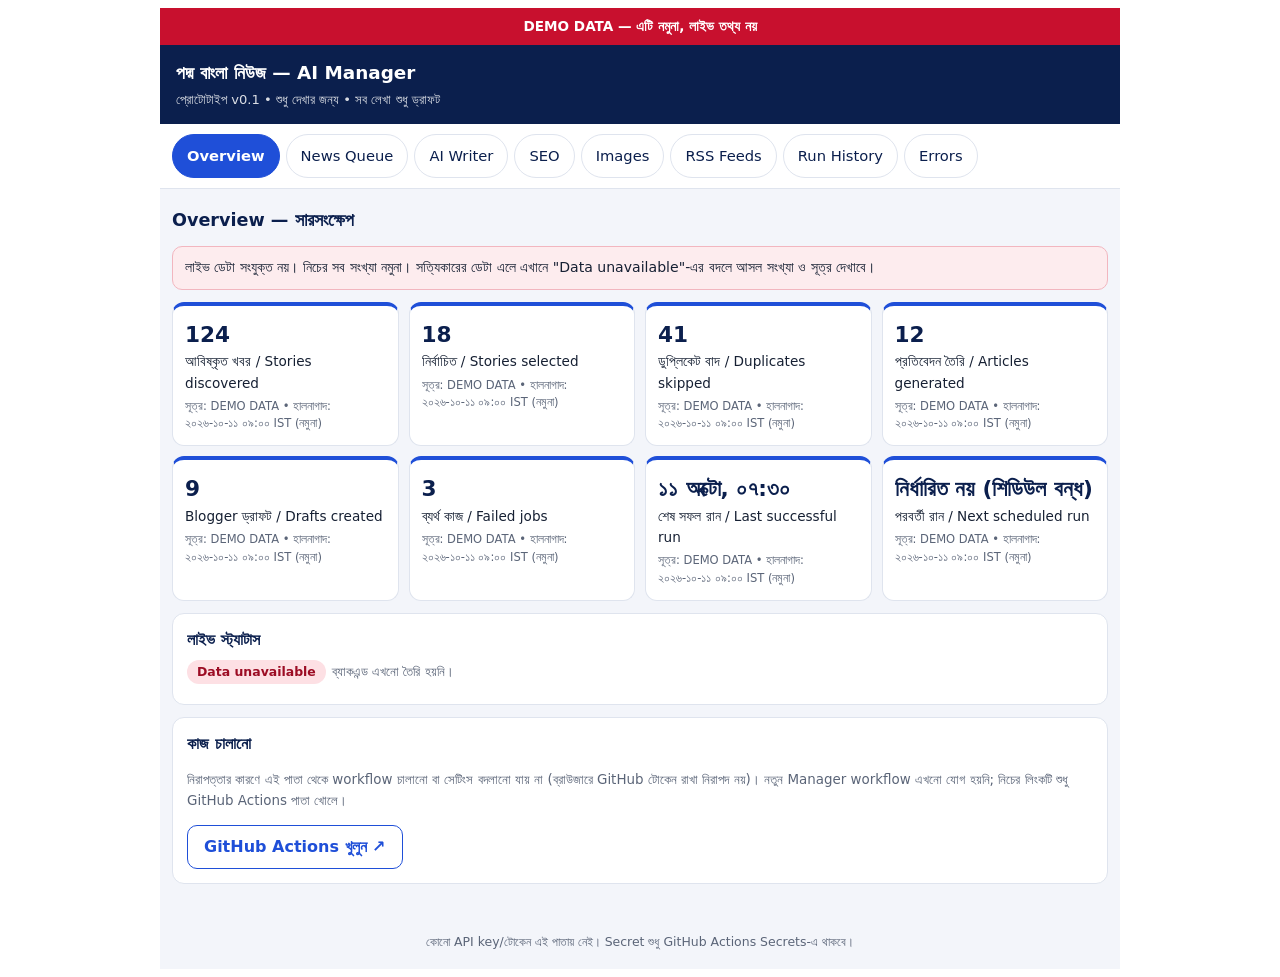
<file: dashboard/index.html>
<!DOCTYPE html>
<html lang="bn">
<head>
<meta charset="utf-8">
<meta name="viewport" content="width=device-width, initial-scale=1">
<title>Padma Bangla News — AI Manager (DEMO)</title>
<link rel="stylesheet" href="style.css">
</head>
<body>
<div id="padma-dash"></div>
<script src="demo-data.js"></script>
<script src="app.js"></script>
</body>
</html>
</file>
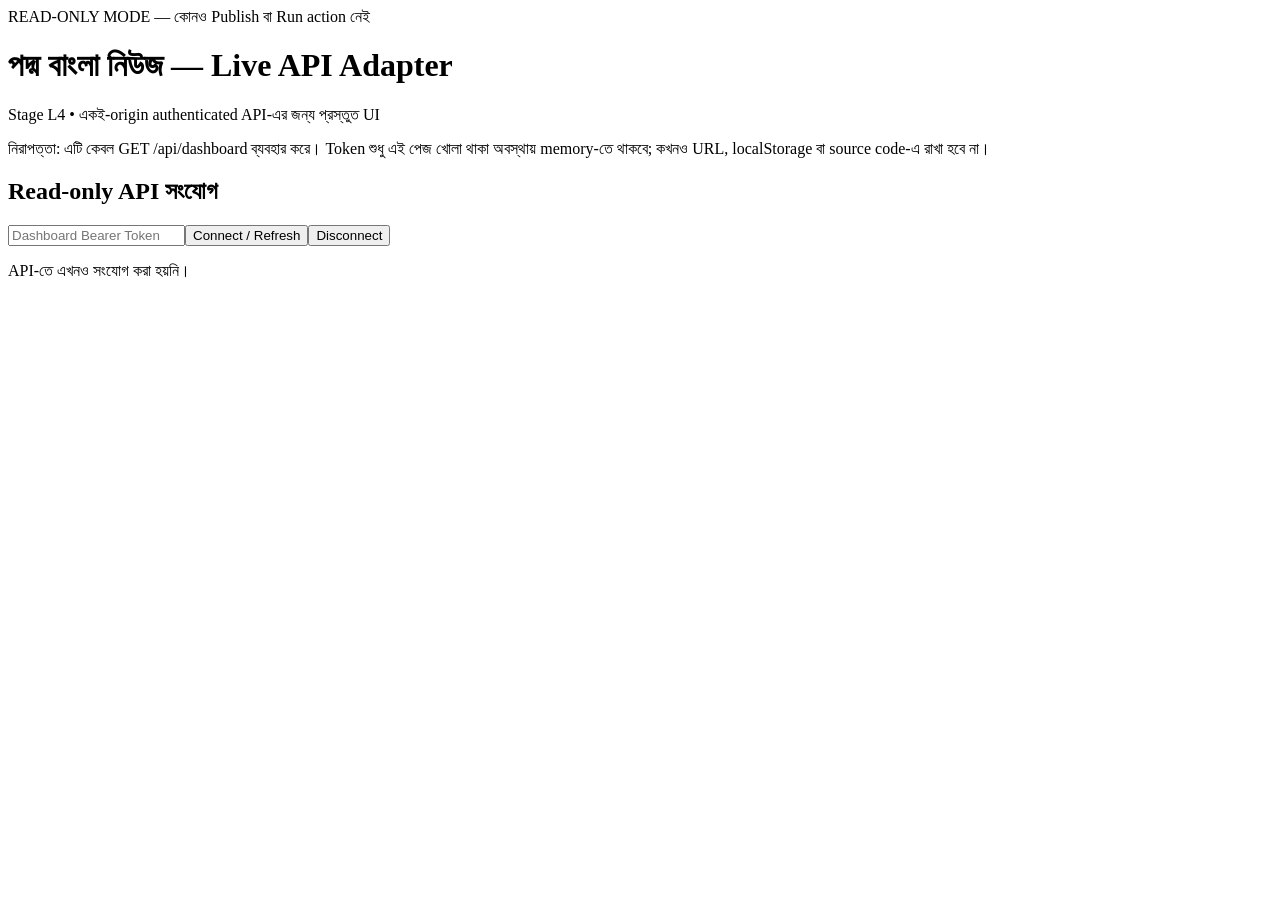
<file: dashboard/manager-live-adapter.html>
<!DOCTYPE html>
<html lang="bn">
<head>
<meta charset="utf-8">
<meta name="viewport" content="width=device-width, initial-scale=1">
<title>Padma Bangla News — Live API Adapter Preview</title>
<link rel="stylesheet" href="style.css">
</head>
<body>
<div id="padma-live-dash"></div>
<script src="manager-live-adapter.js"></script>
</body>
</html>
</file>
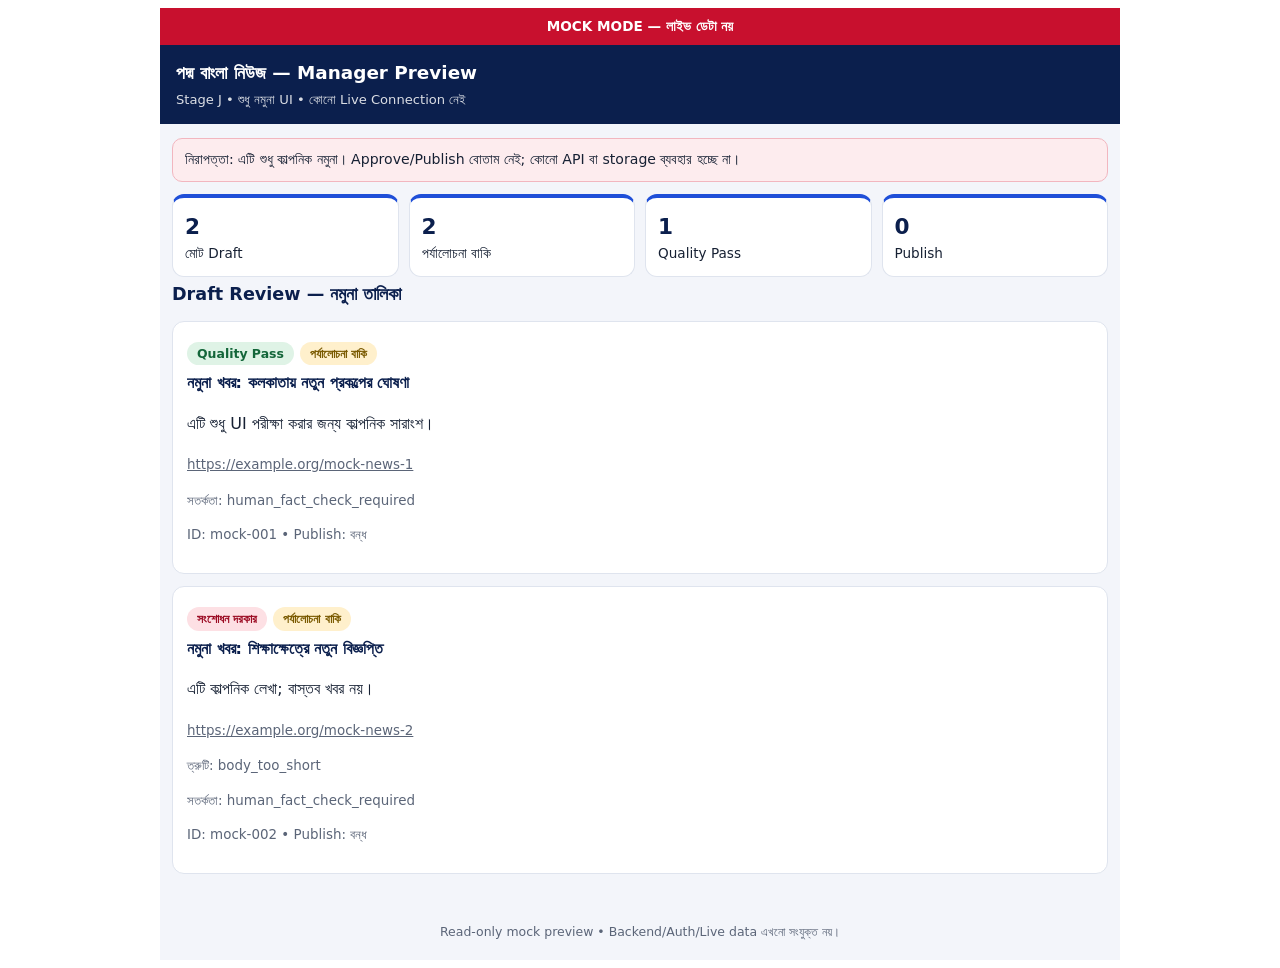
<file: dashboard/manager-preview.html>
<!DOCTYPE html>
<html lang="bn">
<head>
<meta charset="utf-8">
<meta name="viewport" content="width=device-width, initial-scale=1">
<title>Padma Bangla News — Manager Preview (Mock)</title>
<link rel="stylesheet" href="style.css">
</head>
<body>
<div id="padma-dash"></div>
<script src="manager-preview.js"></script>
</body>
</html>
</file>
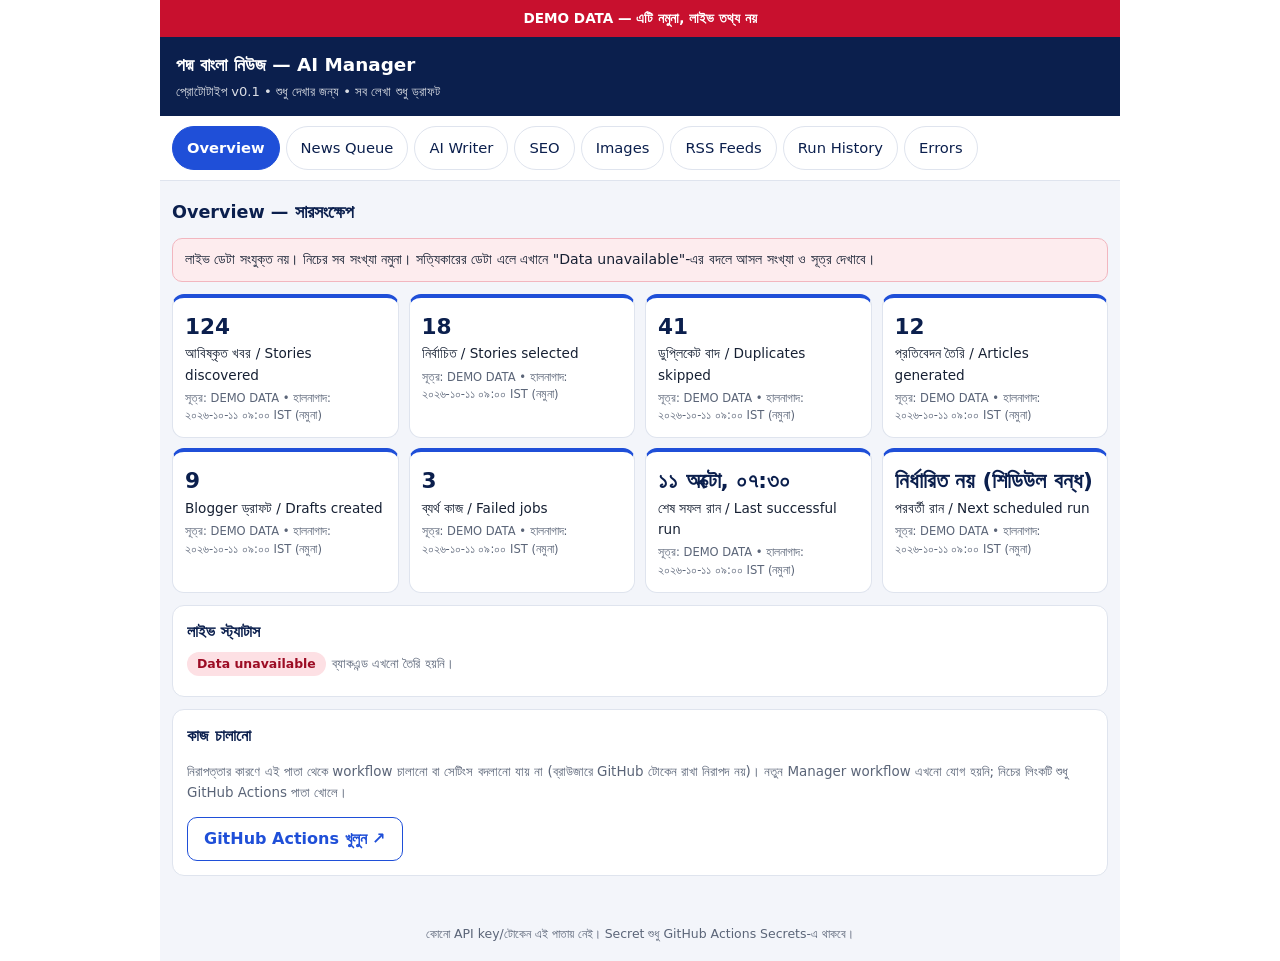
<file: dashboard/preview-standalone.html>
<!DOCTYPE html><html lang="bn"><head><meta charset="utf-8"><meta name="viewport" content="width=device-width, initial-scale=1"><title>Padma Bangla News — AI Manager (DEMO)</title></head><body style="margin:0">
<style>
/* Padma Bangla News — AI Manager dashboard (prototype). সব নিয়ম #padma-dash-এর ভেতরে, যাতে Blogger থিমের সঙ্গে না মেশে। */
#padma-dash{--navy:#0b1f4d;--royal:#1f4fd8;--red:#c8102e;--green:#1e8a4c;--ink:#162033;--muted:#5b6578;--line:#dfe4ee;--bg:#f3f5fa;--card:#fff;
  font-family:"Noto Sans Bengali","Hind Siliguri","Segoe UI",system-ui,sans-serif;color:var(--ink);background:var(--bg);line-height:1.55;font-size:16px;
  max-width:960px;margin:0 auto;box-sizing:border-box;-webkit-text-size-adjust:100%}
#padma-dash *{box-sizing:border-box}
#padma-dash .pd-head{background:var(--navy);color:#fff;padding:14px 16px}
#padma-dash .pd-head h1{margin:0;font-size:1.15rem;font-weight:700}
#padma-dash .pd-head p{margin:2px 0 0;font-size:.82rem;opacity:.85}
#padma-dash .pd-demo{background:var(--red);color:#fff;text-align:center;font-weight:700;font-size:.85rem;padding:8px 12px;position:sticky;top:0;z-index:5}
#padma-dash .pd-tabs{display:flex;gap:6px;overflow-x:auto;padding:10px 12px;background:#fff;border-bottom:1px solid var(--line);position:sticky;top:34px;z-index:4;-webkit-overflow-scrolling:touch}
#padma-dash .pd-tab{flex:0 0 auto;min-height:44px;padding:8px 14px;border:1px solid var(--line);border-radius:22px;background:#fff;color:var(--navy);font:inherit;font-size:.92rem;cursor:pointer}
#padma-dash .pd-tab[aria-selected="true"]{background:var(--royal);border-color:var(--royal);color:#fff;font-weight:700}
#padma-dash .pd-main{padding:14px 12px 28px}
#padma-dash h2{font-size:1.1rem;color:var(--navy);margin:4px 0 12px}
#padma-dash h3{font-size:1rem;color:var(--navy);margin:0 0 8px}
#padma-dash .pd-card{background:var(--card);border:1px solid var(--line);border-radius:12px;padding:14px;margin-bottom:12px}
#padma-dash .pd-grid{display:grid;grid-template-columns:repeat(2,1fr);gap:10px}
#padma-dash .pd-metric{background:var(--card);border:1px solid var(--line);border-top:4px solid var(--royal);border-radius:12px;padding:12px}
#padma-dash .pd-metric b{display:block;font-size:1.35rem;color:var(--navy);word-break:break-word}
#padma-dash .pd-metric span{display:block;font-size:.85rem}
#padma-dash .pd-metric small{display:block;color:var(--muted);font-size:.72rem;margin-top:4px}
#padma-dash .pd-note{background:#fff7e0;border:1px solid #f0d98a;border-radius:10px;padding:10px 12px;font-size:.88rem;margin-bottom:12px}
#padma-dash .pd-warn{background:#fdecee;border:1px solid #f2b6bf}
#padma-dash .pd-badge{display:inline-block;padding:2px 10px;border-radius:12px;font-size:.78rem;font-weight:600;background:#e8ecf5;color:var(--navy)}
#padma-dash .pd-b-ok{background:#dff3e6;color:#14663a}
#padma-dash .pd-b-bad{background:#fde0e4;color:#9c0c24}
#padma-dash .pd-b-wait{background:#fff0cc;color:#7a5a00}
#padma-dash .pd-b-info{background:#dfe8ff;color:#173a9e}
#padma-dash .pd-row{display:flex;flex-wrap:wrap;gap:6px;align-items:center;margin:6px 0}
#padma-dash .pd-meta{color:var(--muted);font-size:.84rem}
#padma-dash .pd-chips{display:flex;gap:6px;flex-wrap:wrap;margin-bottom:12px}
#padma-dash .pd-chip{min-height:40px;padding:6px 12px;border-radius:20px;border:1px solid var(--line);background:#fff;font:inherit;font-size:.86rem;cursor:pointer}
#padma-dash .pd-chip[aria-pressed="true"]{background:var(--navy);color:#fff;border-color:var(--navy)}
#padma-dash .pd-btn{display:inline-flex;align-items:center;justify-content:center;min-height:44px;padding:8px 16px;border-radius:10px;border:1px solid var(--royal);background:var(--royal);color:#fff;font:inherit;font-weight:600;text-decoration:none;cursor:pointer}
#padma-dash .pd-btn.sec{background:#fff;color:var(--royal)}
#padma-dash .pd-btn[disabled]{background:#e6e9f1;border-color:#e6e9f1;color:#7b8498;cursor:not-allowed}
#padma-dash label{display:block;font-weight:600;font-size:.9rem;margin:10px 0 4px}
#padma-dash input[type=text],#padma-dash textarea{width:100%;min-height:44px;padding:9px 10px;border:1px solid #c5cddd;border-radius:8px;font:inherit;background:#fff;color:var(--ink)}
#padma-dash textarea{min-height:88px;resize:vertical}
#padma-dash .pd-count{font-size:.8rem;color:var(--green)}
#padma-dash .pd-count.over{color:var(--red);font-weight:700}
#padma-dash .pd-img{height:110px;border-radius:8px;background:repeating-linear-gradient(45deg,#e9edf6,#e9edf6 10px,#f4f6fb 10px,#f4f6fb 20px);display:flex;align-items:center;justify-content:center;color:var(--muted);font-size:.85rem;margin-bottom:8px}
#padma-dash details{border:1px solid var(--line);border-radius:10px;padding:10px 12px;margin-bottom:10px;background:#fff}
#padma-dash summary{cursor:pointer;min-height:32px;font-weight:600}
#padma-dash ul{margin:6px 0 0;padding-left:20px}
#padma-dash .pd-empty{text-align:center;color:var(--muted);padding:24px 8px}
#padma-dash .pd-foot{text-align:center;color:var(--muted);font-size:.78rem;padding:8px 12px 18px}
@media (min-width:700px){#padma-dash .pd-grid{grid-template-columns:repeat(4,1fr)}#padma-dash .pd-split{display:grid;grid-template-columns:1fr 1fr;gap:12px}}

</style>
<div id="padma-dash"></div>
<script>
/* DEMO DATA — সবই কাল্পনিক নমুনা। কোনো সত্যিকারের খবর, সূত্র বা সংখ্যা নয়।
   এখানে কোনো API key, token বা secret নেই এবং রাখা উচিত নয়। */
window.PADMA_DEMO = {
  label: 'DEMO DATA',
  updated: '২০২৬-১০-১১ ০৯:০০ IST (নমুনা)',
  metrics: [
    { label: 'আবিষ্কৃত খবর', en: 'Stories discovered', value: '124' },
    { label: 'নির্বাচিত', en: 'Stories selected', value: '18' },
    { label: 'ডুপ্লিকেট বাদ', en: 'Duplicates skipped', value: '41' },
    { label: 'প্রতিবেদন তৈরি', en: 'Articles generated', value: '12' },
    { label: 'Blogger ড্রাফট', en: 'Drafts created', value: '9' },
    { label: 'ব্যর্থ কাজ', en: 'Failed jobs', value: '3' },
    { label: 'শেষ সফল রান', en: 'Last successful run', value: '১১ অক্টো, ০৭:৩০' },
    { label: 'পরবর্তী রান', en: 'Next scheduled run', value: 'নির্ধারিত নয় (শিডিউল বন্ধ)' }
  ],
  queue: [
    { id: 'Q-001', title: 'কলকাতায় ভারী বৃষ্টির পূর্বাভাস, নিচু এলাকায় জলজমের আশঙ্কা', source: 'নমুনা সূত্র ১', category: 'স্থানীয়', geo: 'পশ্চিমবঙ্গ', status: 'selected', score: 152, verification: 'একটি সূত্র', time: '০৮:১০' },
    { id: 'Q-002', title: 'উচ্চমাধ্যমিক পরীক্ষার নতুন সময়সূচি প্রকাশ', source: 'নমুনা সূত্র ২', category: 'শিক্ষা', geo: 'পশ্চিমবঙ্গ', status: 'draft', score: 148, verification: 'একাধিক সূত্রে অনুরূপ খবর', time: '০৭:৪৫' },
    { id: 'Q-003', title: 'রাজ্যে শিক্ষক নিয়োগ প্রক্রিয়া নিয়ে নতুন নির্দেশ', source: 'নমুনা সূত্র ১', category: 'চাকরি', geo: 'পশ্চিমবঙ্গ', status: 'needs_review', score: 141, verification: 'যাচাই বাকি', time: '০৭:২০' },
    { id: 'Q-004', title: 'শেয়ার বাজারে সামান্য উত্থান, সেনসেক্স-নিফটি স্থিতিশীল', source: 'নমুনা সূত্র ৩', category: 'ব্যবসা', geo: 'ভারত', status: 'queued', score: 96, verification: 'একটি সূত্র', time: '০৬:৫০' },
    { id: 'Q-005', title: 'কলকাতায় ভারী বৃষ্টির আশঙ্কা, সতর্কতা জারি', source: 'নমুনা সূত্র ৪', category: 'স্থানীয়', geo: 'পশ্চিমবঙ্গ', status: 'duplicate', score: 140, verification: 'Q-001-এর সদৃশ', time: '০৬:৩০' },
    { id: 'Q-006', title: 'আন্তর্জাতিক সম্মেলনে জলবায়ু প্রতিশ্রুতি নিয়ে আলোচনা', source: 'নমুনা সূত্র ৫', category: 'আন্তর্জাতিক', geo: 'আন্তর্জাতিক', status: 'queued', score: 70, verification: 'একটি সূত্র', time: '০৫:৫৫' },
    { id: 'Q-007', title: 'জেলা হাসপাতালে নতুন চিকিৎসা পরিষেবা চালু', source: 'নমুনা সূত্র ২', category: 'স্বাস্থ্য', geo: 'পশ্চিমবঙ্গ', status: 'failed', score: 130, verification: 'নেই', time: '০৫:১০' }
  ],
  writer: {
    storyId: 'Q-001',
    sourceNote: 'নমুনা সূত্র ১ — https://example.com/demo-1 (কাল্পনিক URL)',
    headline: 'কলকাতায় ভারী বৃষ্টির পূর্বাভাস, নিচু এলাকায় জলজমের আশঙ্কা',
    summary: 'আবহাওয়া দপ্তরের বরাতে জানা গেছে, আগামী দু’দিন কলকাতা ও আশপাশে ভারী বৃষ্টির সম্ভাবনা রয়েছে।',
    paragraphs: [
      'সূত্রের খবর অনুযায়ী, আগামী দু’দিন কলকাতা ও লাগোয়া এলাকায় ভারী বৃষ্টির পূর্বাভাস দেওয়া হয়েছে। (নমুনা অনুচ্ছেদ)',
      'নিচু এলাকায় জল জমার আশঙ্কার কথা বলা হয়েছে। প্রশাসনের পক্ষ থেকে কোনো আনুষ্ঠানিক বিবৃতির উল্লেখ মূল প্রতিবেদনে নেই। (নমুনা অনুচ্ছেদ)'
    ],
    verification: 'single_source',
    reviewNotes: 'শুধু একটি সূত্র। বৃষ্টির পরিমাণ ও তারিখ আবহাওয়া দপ্তরের মূল বিজ্ঞপ্তির সঙ্গে মিলিয়ে নিন। (নমুনা)'
  },
  seo: {
    title: 'কলকাতায় ভারী বৃষ্টির পূর্বাভাস: জলজমের আশঙ্কা',
    description: 'আগামী দু’দিন কলকাতা ও আশপাশে ভারী বৃষ্টির সম্ভাবনা। নিচু এলাকায় জলজমের আশঙ্কা নিয়ে সর্বশেষ তথ্য।',
    slug: 'kolkata-heavy-rain-forecast',
    labels: 'স্থানীয়, আবহাওয়া, কলকাতা',
    mainKeyword: 'কলকাতা বৃষ্টি',
    related: 'জলজমে, আবহাওয়ার পূর্বাভাস, পশ্চিমবঙ্গ'
  },
  images: [
    { id: 'I-01', story: 'Q-001', status: 'valid', source: 'নমুনা সূত্র ১ (এমবেডেড/RSS)', rights: 'ব্যবহারের অনুমতি যাচাই বাকি', check: 'HTTP 200 • image/jpeg • ১৮০ KB', alt: 'কলকাতার রাস্তায় বৃষ্টির দৃশ্য (নমুনা বিবরণ)' },
    { id: 'I-02', story: 'Q-002', status: 'valid', source: 'নমুনা সূত্র ২', rights: 'ব্যবহারের অনুমতি যাচাই বাকি', check: 'HTTP 200 • image/png • ৯০ KB', alt: 'পরীক্ষার্থীদের নমুনা ছবি' },
    { id: 'I-03', story: 'Q-003', status: 'awaiting', source: '—', rights: '—', check: 'উপযুক্ত ছবি পাওয়া যায়নি; কিছু বানানো হয়নি', alt: '' },
    { id: 'I-04', story: 'Q-007', status: 'failed', source: 'নমুনা সূত্র ২', rights: '—', check: 'ব্যর্থ: কনটেন্ট-টাইপ text/html (ছবি নয়)', alt: '' }
  ],
  feeds: [
    { name: 'নমুনা ফিড — পশ্চিমবঙ্গ ১', url: 'https://example.com/feed-wb-1.xml', region: 'পশ্চিমবঙ্গ', enabled: true, last: 'ঠিক আছে • ২০টি আইটেম', checked: '০৮:০০' },
    { name: 'নমুনা ফিড — পশ্চিমবঙ্গ ২', url: 'https://example.com/feed-wb-2.xml', region: 'পশ্চিমবঙ্গ', enabled: true, last: 'ঠিক আছে • ১৫টি আইটেম', checked: '০৮:০০' },
    { name: 'নমুনা ফিড — ভারত', url: 'https://example.com/feed-in.xml', region: 'ভারত', enabled: true, last: 'ঠিক আছে • ৩০টি আইটেম', checked: '০৮:০০' },
    { name: 'নমুনা ফিড — আন্তর্জাতিক', url: 'https://example.com/feed-world.xml', region: 'আন্তর্জাতিক', enabled: true, last: 'ধীর সাড়া • ১২টি আইটেম', checked: '০৮:০১' },
    { name: 'নমুনা ফিড — বন্ধ', url: 'https://example.com/feed-off.xml', region: 'ভারত', enabled: false, last: 'বন্ধ রাখা', checked: '—' },
    { name: 'নমুনা ফিড — ভুল', url: 'https://example.com/feed-broken.xml', region: 'পশ্চিমবঙ্গ', enabled: true, last: 'ত্রুটি: অবৈধ XML', checked: '০৮:০১' }
  ],
  runs: [
    { id: 'RUN-0005', mode: 'dry-run', start: '১১ অক্টো ০৭:৩০', end: '০৭:৩২', collected: 38, dups: 12, generated: 0, drafts: 0, status: 'ok' },
    { id: 'RUN-0004', mode: 'draft', start: '১০ অক্টো ১৯:৩০', end: '১৯:৩৪', collected: 41, dups: 15, generated: 3, drafts: 3, status: 'ok' },
    { id: 'RUN-0003', mode: 'draft', start: '১০ অক্টো ১৩:৩০', end: '১৩:৩১', collected: 35, dups: 9, generated: 1, drafts: 0, status: 'failed' },
    { id: 'RUN-0002', mode: 'dry-run', start: '১০ অক্টো ০৮:০০', end: '০৮:০২', collected: 30, dups: 5, generated: 0, drafts: 0, status: 'ok' }
  ],
  errors: [
    { cat: 'রান ব্যর্থ', code: 'quota_exhausted', msg: 'কনফিগার করা মডেলের কোটা শেষ (নমুনা)', count: 1, fix: ['OpenRouter ড্যাশবোর্ডে কোটা/ব্যালান্স দেখুন।', 'অন্য ফ্রি মডেল বেছে GitHub secret/variable OPENROUTER_MODEL বদলান — কোড বদলাতে হবে না।', 'সিস্টেম নিজে থেকে পেইড মডেলে যাবে না।'] },
    { cat: 'অবৈধ RSS', code: 'invalid_rss', msg: 'ফিড XML পার্স করা যায়নি (নমুনা)', count: 1, fix: ['ব্রাউজারে ফিড URL খুলে দেখুন।', 'সঠিক URL বসান বা ফিডটি বন্ধ রাখুন।'] },
    { cat: 'Blogger অনুমতি', code: 'blogger_auth', msg: 'অনুমতি/টোকেন অবৈধ (নমুনা)', count: 1, fix: ['Blogger OAuth আবার অনুমোদন করুন।', 'নতুন secret শুধু GitHub Actions Secrets-এ বসান — চ্যাটে বা ব্লগে নয়।', 'ঠিক না হওয়া পর্যন্ত ড্রাফট তৈরি বন্ধ থাকবে।'] },
    { cat: 'API কী', code: 'invalid_api_key', msg: 'OpenRouter কী প্রত্যাখ্যাত (নমুনা)', count: 0, fix: ['OPENROUTER_API_KEY secret-টি নতুন কী দিয়ে বদলান।'] },
    { cat: 'GitHub Actions', code: 'actions_failure', msg: 'workflow শুরুতেই থেমেছে (নমুনা)', count: 0, fix: ['Actions → রানটি খুলে লাল ধাপের লগ দেখুন।', 'লগে কোনো secret থাকার কথা নয়; থাকলে সঙ্গে সঙ্গে সেটি বদলান।'] }
  ],
  actionsUrl: 'https://github.com/padmabanglanews-code/padma-bangla-news-automation/actions'
};

</script>
<script>
/* Padma Bangla News — AI Manager dashboard (prototype v0.1)
   শুধু DEMO DATA দেখায়। কোনো নেটওয়ার্ক কল নেই, কোনো secret নেই, কিছু সংরক্ষণও হয় না। */
(function () {
  'use strict';
  var D = window.PADMA_DEMO;
  var root = document.getElementById('padma-dash');
  if (!root) { return; }
  if (!D) { root.textContent = 'Data unavailable (demo-data.js লোড হয়নি)'; return; }

  function h(tag, attrs, kids) {
    var e = document.createElement(tag);
    if (attrs) {
      Object.keys(attrs).forEach(function (k) {
        var v = attrs[k];
        if (k === 'class') { e.className = v; }
        else if (k === 'text') { e.textContent = v; }
        else if (k.indexOf('on') === 0) { e.addEventListener(k.slice(2), v); }
        else { e.setAttribute(k, v); }
      });
    }
    (kids || []).forEach(function (c) {
      if (c === null || c === undefined) { return; }
      e.appendChild(typeof c === 'string' ? document.createTextNode(c) : c);
    });
    return e;
  }
  function badge(text, cls) { return h('span', { class: 'pd-badge ' + (cls || ''), text: text }); }

  var STATUS = {
    queued: ['সারিতে', 'pd-b-info'], selected: ['নির্বাচিত', 'pd-b-ok'], draft: ['ড্রাফট তৈরি', 'pd-b-ok'],
    needs_review: ['পর্যালোচনা দরকার', 'pd-b-wait'], duplicate: ['ডুপ্লিকেট', ''], failed: ['ব্যর্থ', 'pd-b-bad']
  };
  var IMG = { valid: ['বৈধ', 'pd-b-ok'], awaiting: ['ছবির অপেক্ষায়', 'pd-b-wait'], failed: ['ব্যর্থ', 'pd-b-bad'] };

  function demoNote(text) { return h('div', { class: 'pd-note', text: 'DEMO DATA — ' + text }); }

  /* ---------- Overview ---------- */
  function overview() {
    var grid = h('div', { class: 'pd-grid' }, D.metrics.map(function (m) {
      return h('div', { class: 'pd-metric' }, [
        h('b', { text: m.value }), h('span', { text: m.label + ' / ' + m.en }),
        h('small', { text: 'সূত্র: DEMO DATA • হালনাগাদ: ' + D.updated })
      ]);
    }));
    return h('div', null, [
      h('h2', { text: 'Overview — সারসংক্ষেপ' }),
      h('div', { class: 'pd-note pd-warn', text: 'লাইভ ডেটা সংযুক্ত নয়। নিচের সব সংখ্যা নমুনা। সত্যিকারের ডেটা এলে এখানে "Data unavailable"-এর বদলে আসল সংখ্যা ও সূত্র দেখাবে।' }),
      grid,
      h('div', { class: 'pd-card', style: 'margin-top:12px' }, [
        h('h3', { text: 'লাইভ স্ট্যাটাস' }),
        h('div', { class: 'pd-row' }, [badge('Data unavailable', 'pd-b-bad'), h('span', { class: 'pd-meta', text: 'ব্যাকএন্ড এখনো তৈরি হয়নি।' })])
      ]),
      h('div', { class: 'pd-card' }, [
        h('h3', { text: 'কাজ চালানো' }),
        h('p', { class: 'pd-meta', text: 'নিরাপত্তার কারণে এই পাতা থেকে workflow চালানো বা সেটিংস বদলানো যায় না (ব্রাউজারে GitHub টোকেন রাখা নিরাপদ নয়)। নতুন Manager workflow এখনো যোগ হয়নি; নিচের লিংকটি শুধু GitHub Actions পাতা খোলে।' }),
        h('a', { class: 'pd-btn sec', href: D.actionsUrl, target: '_blank', rel: 'noopener noreferrer', text: 'GitHub Actions খুলুন ↗' })
      ])
    ]);
  }

  /* ---------- News Queue ---------- */
  var qFilter = 'all';
  function queue() {
    var wrap = h('div');
    var chips = h('div', { class: 'pd-chips' });
    var list = h('div');
    var opts = [['all', 'সব']].concat(Object.keys(STATUS).map(function (k) { return [k, STATUS[k][0]]; }));
    function draw() {
      chips.textContent = '';
      opts.forEach(function (o) {
        chips.appendChild(h('button', { class: 'pd-chip', type: 'button', 'aria-pressed': String(qFilter === o[0]), text: o[1], onclick: function () { qFilter = o[0]; draw(); } }));
      });
      list.textContent = '';
      var items = D.queue.filter(function (q) { return qFilter === 'all' || q.status === qFilter; });
      if (!items.length) { list.appendChild(h('div', { class: 'pd-empty', text: 'এই ফিল্টারে কোনো খবর নেই।' })); return; }
      items.forEach(function (q) {
        var s = STATUS[q.status];
        list.appendChild(h('div', { class: 'pd-card' }, [
          h('div', { class: 'pd-row' }, [badge(s[0], s[1]), badge(q.geo), badge(q.category), h('span', { class: 'pd-meta', text: q.id + ' • স্কোর ' + q.score })]),
          h('strong', { text: q.title }),
          h('div', { class: 'pd-meta', text: q.source + ' • ' + q.time + ' • যাচাই: ' + q.verification })
        ]));
      });
    }
    draw();
    wrap.appendChild(h('h2', { text: 'News Queue — খবরের সারি' }));
    wrap.appendChild(demoNote('শিরোনাম ও সূত্র কাল্পনিক। র‍্যাঙ্কিং স্কোর শুধু অগ্রাধিকারের ইঙ্গিত, তথ্য-যাচাই নয়।'));
    wrap.appendChild(chips); wrap.appendChild(list);
    return wrap;
  }

  /* ---------- AI Writer ---------- */
  function writer() {
    var w = D.writer;
    return h('div', null, [
      h('h2', { text: 'AI Writer — বাংলা প্রতিবেদন' }),
      demoNote('নিচের লেখাটি নমুনা, কোনো AI-এর আসল আউটপুট নয়।'),
      h('div', { class: 'pd-card' }, [
        h('h3', { text: 'উৎস (' + w.storyId + ')' }), h('p', { class: 'pd-meta', text: w.sourceNote }),
        h('div', { class: 'pd-row' }, [badge('যাচাই: ' + w.verification, 'pd-b-wait'), badge('মানুষের পর্যালোচনা বাধ্যতামূলক', 'pd-b-bad'), badge('শুধু ড্রাফট', 'pd-b-ok')])
      ]),
      h('div', { class: 'pd-card' }, [
        h('h3', { text: w.headline }), h('p', { class: 'pd-meta', text: w.summary })
      ].concat(w.paragraphs.map(function (p) { return h('p', { text: p }); }))),
      h('div', { class: 'pd-card' }, [h('h3', { text: 'পর্যালোচনা-নোট' }), h('p', { text: w.reviewNotes })]),
      h('button', { class: 'pd-btn', type: 'button', disabled: 'disabled', text: 'Generate — ব্যাকএন্ড সংযুক্ত নয়' }),
      h('p', { class: 'pd-meta', text: 'প্রকাশের কোনো বোতাম বা কোড এই সিস্টেমে থাকবে না। সব লেখা Blogger ড্রাফটেই যাবে।' })
    ]);
  }

  /* ---------- SEO ---------- */
  function seo() {
    var s = D.seo;
    function field(label, key, limit, multi) {
      var input = multi ? h('textarea', { 'aria-label': label }) : h('input', { type: 'text', 'aria-label': label });
      input.value = s[key];
      var cnt = h('div', { class: 'pd-count' });
      function upd() {
        var n = input.value.length;
        if (limit) { cnt.textContent = n + ' / ' + limit + ' অক্ষর'; cnt.className = 'pd-count' + (n > limit ? ' over' : ''); }
      }
      input.addEventListener('input', upd); upd();
      return h('div', null, [h('label', { text: label }), input, cnt]);
    }
    return h('div', null, [
      h('h2', { text: 'SEO Manager' }),
      demoNote('এখানের পরিবর্তন শুধু এই পাতায়, কিছুই সংরক্ষিত বা পাঠানো হয় না।'),
      h('div', { class: 'pd-card' }, [
        field('SEO শিরোনাম', 'title', 60, false),
        field('সার্চ বিবরণ', 'description', 155, true),
        field('URL slug (প্রস্তাব)', 'slug', 0, false),
        field('লেবেল', 'labels', 0, false),
        field('মূল কীওয়ার্ড', 'mainKeyword', 0, false),
        field('সম্পর্কিত কীওয়ার্ড', 'related', 0, false)
      ]),
      h('p', { class: 'pd-meta', text: 'SEO স্কোর র‍্যাঙ্কিংয়ের নিশ্চয়তা দেয় না; তথ্যের সঠিকতা সবসময় আগে।' })
    ]);
  }

  /* ---------- Images ---------- */
  function images() {
    return h('div', null, [
      h('h2', { text: 'Image Manager — ছবি' }),
      demoNote('এখানে কোনো সত্যিকারের ছবি লোড হয় না; ঘরগুলো শুধু জায়গা-চিহ্ন।')
    ].concat(D.images.map(function (im) {
      var st = IMG[im.status];
      return h('div', { class: 'pd-card' }, [
        h('div', { class: 'pd-img', text: 'ছবির জায়গা (নমুনা)' }),
        h('div', { class: 'pd-row' }, [badge(st[0], st[1]), h('span', { class: 'pd-meta', text: im.id + ' • খবর ' + im.story })]),
        h('div', { class: 'pd-meta', text: 'উৎস: ' + im.source }), h('div', { class: 'pd-meta', text: 'স্বত্ব: ' + im.rights }),
        h('div', { class: 'pd-meta', text: 'যাচাই: ' + im.check }),
        h('div', { text: im.alt ? 'Alt: ' + im.alt : 'Alt: — (ম্যানুয়াল ছবি বাছাই দরকার)' })
      ]);
    })));
  }

  /* ---------- RSS Feeds ---------- */
  function feeds() {
    return h('div', null, [
      h('h2', { text: 'RSS Feeds' }),
      demoNote('URL গুলো example.com-এর কাল্পনিক ঠিকানা। ফিড সম্পাদনা পরে কনফিগ ফাইলে (পুল রিকুয়েস্টে) হবে।')
    ].concat(D.feeds.map(function (f) {
      var bad = /ত্রুটি/.test(f.last);
      return h('div', { class: 'pd-card' }, [
        h('div', { class: 'pd-row' }, [badge(f.enabled ? 'চালু' : 'বন্ধ', f.enabled ? 'pd-b-ok' : ''), badge(f.region), badge(f.last, bad ? 'pd-b-bad' : 'pd-b-info')]),
        h('strong', { text: f.name }), h('div', { class: 'pd-meta', text: f.url + ' • শেষ পরীক্ষা ' + f.checked })
      ]);
    })));
  }

  /* ---------- Run History ---------- */
  function runs() {
    return h('div', null, [h('h2', { text: 'Run History' }), demoNote('রান আইডি ও সংখ্যা নমুনা।')].concat(D.runs.map(function (r) {
      return h('div', { class: 'pd-card' }, [
        h('div', { class: 'pd-row' }, [badge(r.status === 'ok' ? 'সফল' : 'ব্যর্থ', r.status === 'ok' ? 'pd-b-ok' : 'pd-b-bad'), badge(r.mode), h('strong', { text: r.id })]),
        h('div', { class: 'pd-meta', text: r.start + ' → ' + r.end }),
        h('div', { text: 'সংগৃহীত ' + r.collected + ' • ডুপ্লিকেট ' + r.dups + ' • প্রতিবেদন ' + r.generated + ' • ড্রাফট ' + r.drafts })
      ]);
    })));
  }

  /* ---------- Errors ---------- */
  function errors() {
    return h('div', null, [h('h2', { text: 'Error Monitoring' }), demoNote('ত্রুটির বার্তা নমুনা। আসল লগে কোনো secret থাকবে না।')].concat(D.errors.map(function (e) {
      return h('details', null, [
        h('summary', { text: e.cat + ' (' + e.count + ') — ' + e.code }),
        h('p', { class: 'pd-meta', text: e.msg }),
        h('strong', { text: 'সমাধান:' }),
        h('ul', null, e.fix.map(function (x) { return h('li', { text: x }); }))
      ]);
    })));
  }

  var SECTIONS = [
    ['overview', 'Overview', overview], ['queue', 'News Queue', queue], ['writer', 'AI Writer', writer], ['seo', 'SEO', seo],
    ['images', 'Images', images], ['feeds', 'RSS Feeds', feeds], ['runs', 'Run History', runs], ['errors', 'Errors', errors]
  ];
  var current = 'overview';
  var tabs = h('div', { class: 'pd-tabs', role: 'tablist' });
  var main = h('div', { class: 'pd-main' });

  function show(id) {
    current = id;
    Array.prototype.forEach.call(tabs.children, function (b) { b.setAttribute('aria-selected', String(b.getAttribute('data-id') === id)); });
    main.textContent = '';
    SECTIONS.forEach(function (s) { if (s[0] === id) { main.appendChild(s[2]()); } });
    window.scrollTo(0, 0);
  }
  SECTIONS.forEach(function (s) {
    tabs.appendChild(h('button', { class: 'pd-tab', type: 'button', role: 'tab', 'data-id': s[0], text: s[1], onclick: function () { show(s[0]); } }));
  });

  root.textContent = '';
  root.appendChild(h('div', { class: 'pd-demo', text: 'DEMO DATA — এটি নমুনা, লাইভ তথ্য নয়' }));
  root.appendChild(h('div', { class: 'pd-head' }, [h('h1', { text: 'পদ্ম বাংলা নিউজ — AI Manager' }), h('p', { text: 'প্রোটোটাইপ v0.1 • শুধু দেখার জন্য • সব লেখা শুধু ড্রাফট' })]));
  root.appendChild(tabs); root.appendChild(main);
  root.appendChild(h('div', { class: 'pd-foot', text: 'কোনো API key/টোকেন এই পাতায় নেই। Secret শুধু GitHub Actions Secrets-এ থাকবে।' }));
  show(current);
})();

</script>
</body></html>
</file>
<file: dashboard/style.css>
/* Padma Bangla News — AI Manager dashboard (prototype). সব নিয়ম #padma-dash-এর ভেতরে, যাতে Blogger থিমের সঙ্গে না মেশে। */
#padma-dash{--navy:#0b1f4d;--royal:#1f4fd8;--red:#c8102e;--green:#1e8a4c;--ink:#162033;--muted:#5b6578;--line:#dfe4ee;--bg:#f3f5fa;--card:#fff;
  font-family:"Noto Sans Bengali","Hind Siliguri","Segoe UI",system-ui,sans-serif;color:var(--ink);background:var(--bg);line-height:1.55;font-size:16px;
  max-width:960px;margin:0 auto;box-sizing:border-box;-webkit-text-size-adjust:100%}
#padma-dash *{box-sizing:border-box}
#padma-dash .pd-head{background:var(--navy);color:#fff;padding:14px 16px}
#padma-dash .pd-head h1{margin:0;font-size:1.15rem;font-weight:700}
#padma-dash .pd-head p{margin:2px 0 0;font-size:.82rem;opacity:.85}
#padma-dash .pd-demo{background:var(--red);color:#fff;text-align:center;font-weight:700;font-size:.85rem;padding:8px 12px;position:sticky;top:0;z-index:5}
#padma-dash .pd-tabs{display:flex;gap:6px;overflow-x:auto;padding:10px 12px;background:#fff;border-bottom:1px solid var(--line);position:sticky;top:34px;z-index:4;-webkit-overflow-scrolling:touch}
#padma-dash .pd-tab{flex:0 0 auto;min-height:44px;padding:8px 14px;border:1px solid var(--line);border-radius:22px;background:#fff;color:var(--navy);font:inherit;font-size:.92rem;cursor:pointer}
#padma-dash .pd-tab[aria-selected="true"]{background:var(--royal);border-color:var(--royal);color:#fff;font-weight:700}
#padma-dash .pd-main{padding:14px 12px 28px}
#padma-dash h2{font-size:1.1rem;color:var(--navy);margin:4px 0 12px}
#padma-dash h3{font-size:1rem;color:var(--navy);margin:0 0 8px}
#padma-dash .pd-card{background:var(--card);border:1px solid var(--line);border-radius:12px;padding:14px;margin-bottom:12px}
#padma-dash .pd-grid{display:grid;grid-template-columns:repeat(2,1fr);gap:10px}
#padma-dash .pd-metric{background:var(--card);border:1px solid var(--line);border-top:4px solid var(--royal);border-radius:12px;padding:12px}
#padma-dash .pd-metric b{display:block;font-size:1.35rem;color:var(--navy);word-break:break-word}
#padma-dash .pd-metric span{display:block;font-size:.85rem}
#padma-dash .pd-metric small{display:block;color:var(--muted);font-size:.72rem;margin-top:4px}
#padma-dash .pd-note{background:#fff7e0;border:1px solid #f0d98a;border-radius:10px;padding:10px 12px;font-size:.88rem;margin-bottom:12px}
#padma-dash .pd-warn{background:#fdecee;border:1px solid #f2b6bf}
#padma-dash .pd-badge{display:inline-block;padding:2px 10px;border-radius:12px;font-size:.78rem;font-weight:600;background:#e8ecf5;color:var(--navy)}
#padma-dash .pd-b-ok{background:#dff3e6;color:#14663a}
#padma-dash .pd-b-bad{background:#fde0e4;color:#9c0c24}
#padma-dash .pd-b-wait{background:#fff0cc;color:#7a5a00}
#padma-dash .pd-b-info{background:#dfe8ff;color:#173a9e}
#padma-dash .pd-row{display:flex;flex-wrap:wrap;gap:6px;align-items:center;margin:6px 0}
#padma-dash .pd-meta{color:var(--muted);font-size:.84rem}
#padma-dash .pd-chips{display:flex;gap:6px;flex-wrap:wrap;margin-bottom:12px}
#padma-dash .pd-chip{min-height:40px;padding:6px 12px;border-radius:20px;border:1px solid var(--line);background:#fff;font:inherit;font-size:.86rem;cursor:pointer}
#padma-dash .pd-chip[aria-pressed="true"]{background:var(--navy);color:#fff;border-color:var(--navy)}
#padma-dash .pd-btn{display:inline-flex;align-items:center;justify-content:center;min-height:44px;padding:8px 16px;border-radius:10px;border:1px solid var(--royal);background:var(--royal);color:#fff;font:inherit;font-weight:600;text-decoration:none;cursor:pointer}
#padma-dash .pd-btn.sec{background:#fff;color:var(--royal)}
#padma-dash .pd-btn[disabled]{background:#e6e9f1;border-color:#e6e9f1;color:#7b8498;cursor:not-allowed}
#padma-dash label{display:block;font-weight:600;font-size:.9rem;margin:10px 0 4px}
#padma-dash input[type=text],#padma-dash textarea{width:100%;min-height:44px;padding:9px 10px;border:1px solid #c5cddd;border-radius:8px;font:inherit;background:#fff;color:var(--ink)}
#padma-dash textarea{min-height:88px;resize:vertical}
#padma-dash .pd-count{font-size:.8rem;color:var(--green)}
#padma-dash .pd-count.over{color:var(--red);font-weight:700}
#padma-dash .pd-img{height:110px;border-radius:8px;background:repeating-linear-gradient(45deg,#e9edf6,#e9edf6 10px,#f4f6fb 10px,#f4f6fb 20px);display:flex;align-items:center;justify-content:center;color:var(--muted);font-size:.85rem;margin-bottom:8px}
#padma-dash details{border:1px solid var(--line);border-radius:10px;padding:10px 12px;margin-bottom:10px;background:#fff}
#padma-dash summary{cursor:pointer;min-height:32px;font-weight:600}
#padma-dash ul{margin:6px 0 0;padding-left:20px}
#padma-dash .pd-empty{text-align:center;color:var(--muted);padding:24px 8px}
#padma-dash .pd-foot{text-align:center;color:var(--muted);font-size:.78rem;padding:8px 12px 18px}
@media (min-width:700px){#padma-dash .pd-grid{grid-template-columns:repeat(4,1fr)}#padma-dash .pd-split{display:grid;grid-template-columns:1fr 1fr;gap:12px}}
</file>
